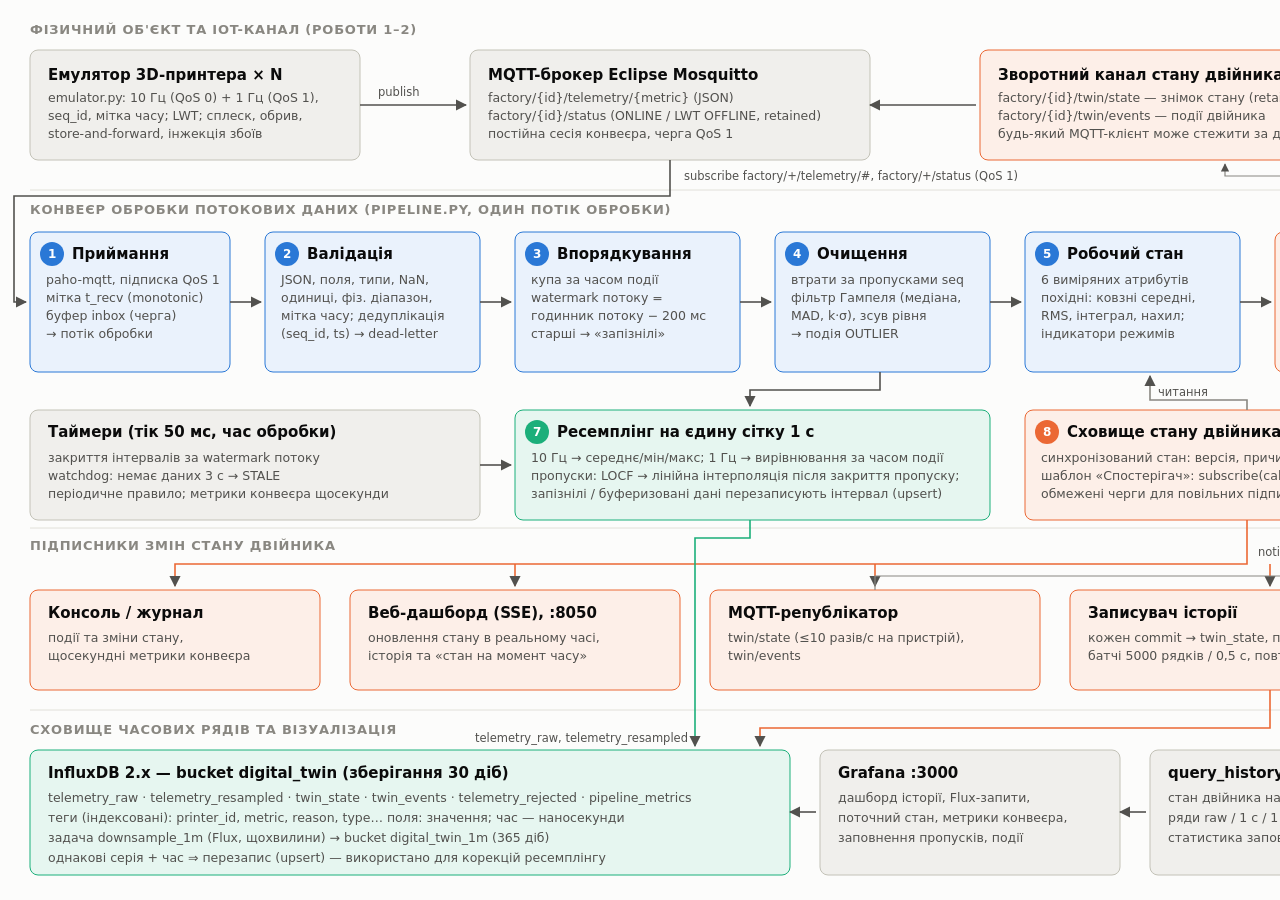
<file: report/diagram_pipeline.html>
<!doctype html>
<html lang="uk">
<head>
<meta charset="utf-8">
<title>Pipeline Diagram</title>
<style>
  :root { --bg: #fcfcfb; --ink: #0b0b0b; --ink2: #52514e; --muted: #898781; --line: #c3c2b7;
          --blue: #2a78d6; --blue-bg: #eaf2fc; --orange: #eb6834; --orange-bg: #fdefe8; --aqua: #1baf7a; --aqua-bg: #e6f6f0;
          --gray-bg: #f0efec; }
  body { margin: 0; background: var(--bg); font-family: "Segoe UI", system-ui, sans-serif; }
  svg { display: block; }
  .t { font-size: 15px; font-weight: 650; fill: var(--ink); }
  .s { font-size: 12.5px; fill: var(--ink2); }
  .h { font-size: 13px; font-weight: 700; fill: var(--muted); letter-spacing: .06em; text-transform: uppercase; }
  .n { font-size: 12px; font-weight: 700; fill: #fff; }
  .lbl { font-size: 11.5px; fill: var(--ink2); }
</style>
</head>
<body>
<svg id="d" width="1500" height="900" viewBox="0 0 1500 900" xmlns="http://www.w3.org/2000/svg">
  <defs>
    <marker id="a" viewBox="0 0 10 10" refX="9" refY="5" markerWidth="7" markerHeight="7" orient="auto-start-reverse">
      <path d="M0,0 L10,5 L0,10 z" fill="#52514e"/>
    </marker>
  </defs>
  <rect width="1500" height="900" fill="#fcfcfb"/>

  <!-- lanes -->
  <text class="h" x="30" y="34">Фізичний об'єкт та IoT-канал (роботи 1–2)</text>
  <text class="h" x="30" y="214">Конвеєр обробки потокових даних (pipeline.py, один потік обробки)</text>
  <text class="h" x="30" y="550">Підписники змін стану двійника</text>
  <text class="h" x="30" y="734">Сховище часових рядів та візуалізація</text>
  <line x1="30" y1="190" x2="1470" y2="190" stroke="#e1e0d9"/>
  <line x1="30" y1="528" x2="1470" y2="528" stroke="#e1e0d9"/>
  <line x1="30" y1="710" x2="1470" y2="710" stroke="#e1e0d9"/>

  <!-- IoT -->
  <rect x="30" y="50" width="330" height="110" rx="8" fill="#f0efec" stroke="#c3c2b7"/>
  <text class="t" x="48" y="80">Емулятор 3D-принтера × N</text>
  <text class="s" x="48" y="102">emulator.py: 10 Гц (QoS 0) + 1 Гц (QoS 1),</text>
  <text class="s" x="48" y="120">seq_id, мітка часу; LWT; сплеск, обрив,</text>
  <text class="s" x="48" y="138">store-and-forward, інжекція збоїв</text>
  <rect x="470" y="50" width="400" height="110" rx="8" fill="#f0efec" stroke="#c3c2b7"/>
  <text class="t" x="488" y="80">MQTT-брокер Eclipse Mosquitto</text>
  <text class="s" x="488" y="102">factory/{id}/telemetry/{metric}   (JSON)</text>
  <text class="s" x="488" y="120">factory/{id}/status   (ONLINE / LWT OFFLINE, retained)</text>
  <text class="s" x="488" y="138">постійна сесія конвеєра, черга QoS 1</text>
  <line x1="360" y1="105" x2="466" y2="105" stroke="#52514e" stroke-width="1.6" marker-end="url(#a)"/>
  <text class="lbl" x="378" y="96">publish</text>
  <rect x="980" y="50" width="490" height="110" rx="8" fill="#fdefe8" stroke="#eb6834"/>
  <text class="t" x="998" y="80">Зворотний канал стану двійника (MQTT)</text>
  <text class="s" x="998" y="102">factory/{id}/twin/state — знімок стану (retained)</text>
  <text class="s" x="998" y="120">factory/{id}/twin/events — події двійника</text>
  <text class="s" x="998" y="138">будь-який MQTT-клієнт може стежити за двійником</text>
  <line x1="870" y1="105" x2="976" y2="105" stroke="#52514e" stroke-width="1.6" marker-start="url(#a)"/>

  <!-- pipeline row 1 -->
  <g>
    <rect x="30" y="232" width="200" height="140" rx="8" fill="#eaf2fc" stroke="#2a78d6"/>
    <circle cx="52" cy="254" r="12" fill="#2a78d6"/><text class="n" x="48" y="258">1</text>
    <text class="t" x="72" y="259">Приймання</text>
    <text class="s" x="46" y="284">paho-mqtt, підписка QoS 1</text>
    <text class="s" x="46" y="302">мітка t_recv (monotonic)</text>
    <text class="s" x="46" y="320">буфер inbox (черга)</text>
    <text class="s" x="46" y="338">→ потік обробки</text>

    <rect x="265" y="232" width="215" height="140" rx="8" fill="#eaf2fc" stroke="#2a78d6"/>
    <circle cx="287" cy="254" r="12" fill="#2a78d6"/><text class="n" x="283" y="258">2</text>
    <text class="t" x="307" y="259">Валідація</text>
    <text class="s" x="281" y="284">JSON, поля, типи, NaN,</text>
    <text class="s" x="281" y="302">одиниці, фіз. діапазон,</text>
    <text class="s" x="281" y="320">мітка часу; дедуплікація</text>
    <text class="s" x="281" y="338">(seq_id, ts) → dead-letter</text>

    <rect x="515" y="232" width="225" height="140" rx="8" fill="#eaf2fc" stroke="#2a78d6"/>
    <circle cx="537" cy="254" r="12" fill="#2a78d6"/><text class="n" x="533" y="258">3</text>
    <text class="t" x="557" y="259">Впорядкування</text>
    <text class="s" x="531" y="284">купа за часом події</text>
    <text class="s" x="531" y="302">watermark потоку =</text>
    <text class="s" x="531" y="320">годинник потоку − 200 мс</text>
    <text class="s" x="531" y="338">старші → «запізнілі»</text>

    <rect x="775" y="232" width="215" height="140" rx="8" fill="#eaf2fc" stroke="#2a78d6"/>
    <circle cx="797" cy="254" r="12" fill="#2a78d6"/><text class="n" x="793" y="258">4</text>
    <text class="t" x="817" y="259">Очищення</text>
    <text class="s" x="791" y="284">втрати за пропусками seq</text>
    <text class="s" x="791" y="302">фільтр Гампеля (медіана,</text>
    <text class="s" x="791" y="320">MAD, k·σ), зсув рівня</text>
    <text class="s" x="791" y="338">→ подія OUTLIER</text>

    <rect x="1025" y="232" width="215" height="140" rx="8" fill="#eaf2fc" stroke="#2a78d6"/>
    <circle cx="1047" cy="254" r="12" fill="#2a78d6"/><text class="n" x="1043" y="258">5</text>
    <text class="t" x="1067" y="259">Робочий стан</text>
    <text class="s" x="1041" y="284">6 виміряних атрибутів</text>
    <text class="s" x="1041" y="302">похідні: ковзні середні,</text>
    <text class="s" x="1041" y="320">RMS, інтеграл, нахил;</text>
    <text class="s" x="1041" y="338">індикатори режимів</text>

    <rect x="1275" y="232" width="195" height="140" rx="8" fill="#fdefe8" stroke="#eb6834"/>
    <circle cx="1297" cy="254" r="12" fill="#eb6834"/><text class="n" x="1293" y="258">6</text>
    <text class="t" x="1317" y="259">Синхронізація</text>
    <text class="s" x="1291" y="284">PERIODIC: кожну 1 с</text>
    <text class="s" x="1291" y="302">EVENT: режим, тривога,</text>
    <text class="s" x="1291" y="320">зв'язок, викид</text>
    <text class="s" x="1291" y="338">THRESHOLD: |Δ| ≥ поріг</text>
  </g>
  <g stroke="#52514e" stroke-width="1.6" fill="none">
    <line x1="230" y1="302" x2="261" y2="302" marker-end="url(#a)"/>
    <line x1="480" y1="302" x2="511" y2="302" marker-end="url(#a)"/>
    <line x1="740" y1="302" x2="771" y2="302" marker-end="url(#a)"/>
    <line x1="990" y1="302" x2="1021" y2="302" marker-end="url(#a)"/>
    <line x1="1240" y1="302" x2="1271" y2="302" marker-end="url(#a)"/>
    <path d="M 670 160 L 670 196 L 14 196 L 14 302 L 26 302" marker-end="url(#a)"/>
  </g>
  <text class="lbl" x="684" y="180">subscribe factory/+/telemetry/#, factory/+/status (QoS 1)</text>

  <!-- pipeline row 2 -->
  <rect x="515" y="410" width="475" height="110" rx="8" fill="#e6f6f0" stroke="#1baf7a"/>
  <circle cx="537" cy="432" r="12" fill="#1baf7a"/><text class="n" x="533" y="436">7</text>
  <text class="t" x="557" y="437">Ресемплінг на єдину сітку 1 с</text>
  <text class="s" x="531" y="462">10 Гц → середнє/мін/макс; 1 Гц → вирівнювання за часом події</text>
  <text class="s" x="531" y="480">пропуски: LOCF → лінійна інтерполяція після закриття пропуску;</text>
  <text class="s" x="531" y="498">запізнілі / буферизовані дані перезаписують інтервал (upsert)</text>

  <rect x="1025" y="410" width="445" height="110" rx="8" fill="#fdefe8" stroke="#eb6834"/>
  <circle cx="1047" cy="432" r="12" fill="#eb6834"/><text class="n" x="1043" y="436">8</text>
  <text class="t" x="1067" y="437">Сховище стану двійника в пам'яті</text>
  <text class="s" x="1041" y="462">синхронізований стан: версія, причина, diff змін</text>
  <text class="s" x="1041" y="480">шаблон «Спостерігач»: subscribe(callback),</text>
  <text class="s" x="1041" y="498">обмежені черги для повільних підписників</text>

  <rect x="30" y="410" width="450" height="110" rx="8" fill="#f0efec" stroke="#c3c2b7"/>
  <text class="t" x="48" y="437">Таймери (тік 50 мс, час обробки)</text>
  <text class="s" x="48" y="462">закриття інтервалів за watermark потоку</text>
  <text class="s" x="48" y="480">watchdog: немає даних 3 с → STALE</text>
  <text class="s" x="48" y="498">періодичне правило; метрики конвеєра щосекунди</text>

  <g stroke="#52514e" stroke-width="1.6" fill="none">
    <path d="M 880 372 L 880 390 L 750 390 L 750 406" marker-end="url(#a)"/>
    <path d="M 1372 372 L 1372 406" marker-end="url(#a)"/>
    <path d="M 480 465 L 511 465" stroke-dasharray="0" marker-end="url(#a)"/>
    <path d="M 1247 410 L 1247 400 L 1150 400 L 1150 376" marker-end="url(#a)" stroke="#898781"/>
  </g>
  <text class="lbl" x="1158" y="396">читання</text>

  <!-- subscribers -->
  <g>
    <rect x="30" y="590" width="290" height="100" rx="8" fill="#fdefe8" stroke="#eb6834"/>
    <text class="t" x="48" y="618">Консоль / журнал</text>
    <text class="s" x="48" y="642">події та зміни стану,</text>
    <text class="s" x="48" y="660">щосекундні метрики конвеєра</text>
    <rect x="350" y="590" width="330" height="100" rx="8" fill="#fdefe8" stroke="#eb6834"/>
    <text class="t" x="368" y="618">Веб-дашборд (SSE), :8050</text>
    <text class="s" x="368" y="642">оновлення стану в реальному часі,</text>
    <text class="s" x="368" y="660">історія та «стан на момент часу»</text>
    <rect x="710" y="590" width="330" height="100" rx="8" fill="#fdefe8" stroke="#eb6834"/>
    <text class="t" x="728" y="618">MQTT-републікатор</text>
    <text class="s" x="728" y="642">twin/state (≤10 разів/с на пристрій),</text>
    <text class="s" x="728" y="660">twin/events</text>
    <rect x="1070" y="590" width="400" height="100" rx="8" fill="#fdefe8" stroke="#eb6834"/>
    <text class="t" x="1088" y="618">Записувач історії</text>
    <text class="s" x="1088" y="642">кожен commit → twin_state, події → twin_events;</text>
    <text class="s" x="1088" y="660">батчі 5000 рядків / 0,5 с, повтори з back-off</text>
  </g>
  <g stroke="#eb6834" stroke-width="1.6" fill="none">
    <path d="M 1247 520 L 1247 564 L 175 564 L 175 586" marker-end="url(#a)"/>
    <path d="M 515 564 L 515 586" marker-end="url(#a)"/>
    <path d="M 875 564 L 875 586" marker-end="url(#a)"/>
    <path d="M 1270 564 L 1270 586" marker-end="url(#a)"/>
    <path d="M 875 590 L 875 576 L 1488 576 L 1488 176 L 1225 176 L 1225 164" marker-end="url(#a)" stroke="#898781" stroke-width="1.2"/>
  </g>
  <text class="lbl" x="1258" y="556">notify(версія, причина, зміни, знімок)</text>

  <!-- storage -->
  <rect x="30" y="750" width="760" height="125" rx="8" fill="#e6f6f0" stroke="#1baf7a"/>
  <text class="t" x="48" y="778">InfluxDB 2.x — bucket digital_twin (зберігання 30 діб)</text>
  <text class="s" x="48" y="802">telemetry_raw · telemetry_resampled · twin_state · twin_events · telemetry_rejected · pipeline_metrics</text>
  <text class="s" x="48" y="822">теги (індексовані): printer_id, metric, reason, type…  поля: значення; час — наносекунди</text>
  <text class="s" x="48" y="842">задача downsample_1m (Flux, щохвилини) → bucket digital_twin_1m (365 діб)</text>
  <text class="s" x="48" y="862">однакові серія + час ⇒ перезапис (upsert) — використано для корекцій ресемплінгу</text>
  <rect x="820" y="750" width="300" height="125" rx="8" fill="#f0efec" stroke="#c3c2b7"/>
  <text class="t" x="838" y="778">Grafana :3000</text>
  <text class="s" x="838" y="802">дашборд історії, Flux-запити,</text>
  <text class="s" x="838" y="822">поточний стан, метрики конвеєра,</text>
  <text class="s" x="838" y="842">заповнення пропусків, події</text>
  <rect x="1150" y="750" width="320" height="125" rx="8" fill="#f0efec" stroke="#c3c2b7"/>
  <text class="t" x="1168" y="778">query_history.py / API</text>
  <text class="s" x="1168" y="802">стан двійника на момент часу,</text>
  <text class="s" x="1168" y="822">ряди raw / 1 с / 1 хв, події,</text>
  <text class="s" x="1168" y="842">статистика заповнення пропусків</text>
  <g stroke="#52514e" stroke-width="1.6" fill="none">
    <path d="M 750 520 L 750 538 L 695 538 L 695 746" marker-end="url(#a)" stroke="#1baf7a"/>
    <path d="M 1270 690 L 1270 728 L 760 728 L 760 746" marker-end="url(#a)" stroke="#eb6834"/>
    <path d="M 790 812 L 816 812" marker-start="url(#a)"/>
    <path d="M 1120 812 L 1146 812" marker-start="url(#a)"/>
  </g>
  <text class="lbl" x="688" y="742" text-anchor="end">telemetry_raw, telemetry_resampled</text>
</svg>
</body>
</html>
</file>
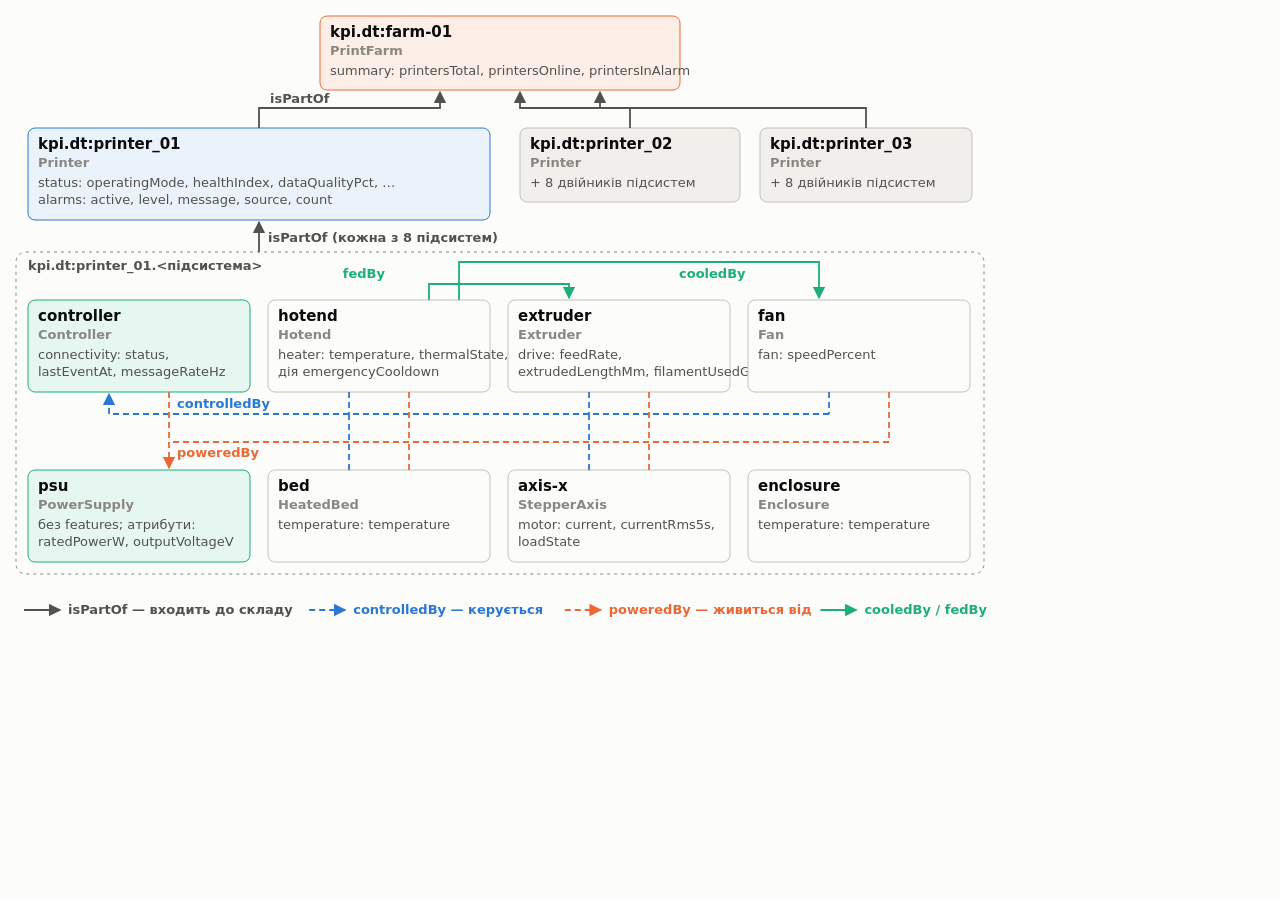
<file: report/lab4/diagram_graph.html>
<!doctype html>
<html lang="uk"><head><meta charset="utf-8"><title>Twin Graph</title>
<style>
  body { margin: 0; background: #fcfcfb; font-family: "Segoe UI", system-ui, sans-serif; }
  svg { display: block; }
  .t { font-size: 15px; font-weight: 650; fill: #0b0b0b; }
  .k { font-size: 13px; font-weight: 600; fill: #898781; }
  .s { font-size: 13px; fill: #52514e; }
  .lbl { font-size: 13px; font-weight: 600; }
</style></head><body>
<!-- generated by gen_graph_svg.py: twin graph of printer_01 in Eclipse Ditto -->
<svg width="1000" height="640" viewBox="0 0 1000 640" xmlns="http://www.w3.org/2000/svg">
<defs><marker id="gray" viewBox="0 0 10 10" refX="9" refY="5" markerWidth="7" markerHeight="7" orient="auto-start-reverse"><path d="M0,0 L10,5 L0,10 z" fill="#52514e"/></marker><marker id="blue" viewBox="0 0 10 10" refX="9" refY="5" markerWidth="7" markerHeight="7" orient="auto-start-reverse"><path d="M0,0 L10,5 L0,10 z" fill="#2a78d6"/></marker><marker id="orange" viewBox="0 0 10 10" refX="9" refY="5" markerWidth="7" markerHeight="7" orient="auto-start-reverse"><path d="M0,0 L10,5 L0,10 z" fill="#eb6834"/></marker><marker id="aqua" viewBox="0 0 10 10" refX="9" refY="5" markerWidth="7" markerHeight="7" orient="auto-start-reverse"><path d="M0,0 L10,5 L0,10 z" fill="#1baf7a"/></marker></defs>
<rect width="1000" height="640" fill="#fcfcfb"/>
<rect x="320" y="16" width="360" height="74" rx="7" fill="#fdefe8" stroke="#eb6834"/>
<text class="t" x="330" y="37">kpi.dt:farm-01</text>
<text class="k" x="330" y="55">PrintFarm</text>
<text class="s" x="330" y="75">summary: printersTotal, printersOnline, printersInAlarm</text>
<rect x="28" y="128" width="462" height="92" rx="7" fill="#eaf2fc" stroke="#2a78d6"/>
<text class="t" x="38" y="149">kpi.dt:printer_01</text>
<text class="k" x="38" y="167">Printer</text>
<text class="s" x="38" y="187">status: operatingMode, healthIndex, dataQualityPct, …</text>
<text class="s" x="38" y="204">alarms: active, level, message, source, count</text>
<rect x="520" y="128" width="220" height="74" rx="7" fill="#f0efec" stroke="#c3c2b7"/>
<text class="t" x="530" y="149">kpi.dt:printer_02</text>
<text class="k" x="530" y="167">Printer</text>
<text class="s" x="530" y="187">+ 8 двійників підсистем</text>
<rect x="760" y="128" width="212" height="74" rx="7" fill="#f0efec" stroke="#c3c2b7"/>
<text class="t" x="770" y="149">kpi.dt:printer_03</text>
<text class="k" x="770" y="167">Printer</text>
<text class="s" x="770" y="187">+ 8 двійників підсистем</text>
<path d="M 259.0 128.0 L 259.0 108.0 L 440.0 108.0 L 440.0 92.0" fill="none" stroke="#52514e" stroke-width="1.8" marker-end="url(#gray)"/>
<path d="M 630.0 128.0 L 630.0 108.0 L 520.0 108.0 L 520.0 92.0" fill="none" stroke="#52514e" stroke-width="1.8" marker-end="url(#gray)"/>
<path d="M 866.0 128.0 L 866.0 108.0 L 600.0 108.0 L 600.0 92.0" fill="none" stroke="#52514e" stroke-width="1.8" marker-end="url(#gray)"/>
<text class="lbl" x="270" y="103" fill="#52514e" text-anchor="start">isPartOf</text>
<rect x="16" y="252" width="968" height="322" rx="10" fill="none" stroke="#898781" stroke-dasharray="3 4"/>
<text class="lbl" x="28" y="270" fill="#52514e" text-anchor="start">kpi.dt:printer_01.<підсистема></text>
<path d="M 259.0 252.0 L 259.0 222.0" fill="none" stroke="#52514e" stroke-width="1.8" marker-end="url(#gray)"/>
<text class="lbl" x="268" y="242" fill="#52514e" text-anchor="start">isPartOf (кожна з 8 підсистем)</text>
<rect x="28" y="300" width="222" height="92" rx="7" fill="#e6f6f0" stroke="#1baf7a"/>
<text class="t" x="38" y="321">controller</text>
<text class="k" x="38" y="339">Controller</text>
<text class="s" x="38" y="359">connectivity: status,</text>
<text class="s" x="38" y="376">lastEventAt, messageRateHz</text>
<rect x="268" y="300" width="222" height="92" rx="7" fill="#fcfcfb" stroke="#c3c2b7"/>
<text class="t" x="278" y="321">hotend</text>
<text class="k" x="278" y="339">Hotend</text>
<text class="s" x="278" y="359">heater: temperature, thermalState,</text>
<text class="s" x="278" y="376">дія emergencyCooldown</text>
<rect x="508" y="300" width="222" height="92" rx="7" fill="#fcfcfb" stroke="#c3c2b7"/>
<text class="t" x="518" y="321">extruder</text>
<text class="k" x="518" y="339">Extruder</text>
<text class="s" x="518" y="359">drive: feedRate,</text>
<text class="s" x="518" y="376">extrudedLengthMm, filamentUsedG</text>
<rect x="748" y="300" width="222" height="92" rx="7" fill="#fcfcfb" stroke="#c3c2b7"/>
<text class="t" x="758" y="321">fan</text>
<text class="k" x="758" y="339">Fan</text>
<text class="s" x="758" y="359">fan: speedPercent</text>
<rect x="28" y="470" width="222" height="92" rx="7" fill="#e6f6f0" stroke="#1baf7a"/>
<text class="t" x="38" y="491">psu</text>
<text class="k" x="38" y="509">PowerSupply</text>
<text class="s" x="38" y="529">без features; атрибути:</text>
<text class="s" x="38" y="546">ratedPowerW, outputVoltageV</text>
<rect x="268" y="470" width="222" height="92" rx="7" fill="#fcfcfb" stroke="#c3c2b7"/>
<text class="t" x="278" y="491">bed</text>
<text class="k" x="278" y="509">HeatedBed</text>
<text class="s" x="278" y="529">temperature: temperature</text>
<rect x="508" y="470" width="222" height="92" rx="7" fill="#fcfcfb" stroke="#c3c2b7"/>
<text class="t" x="518" y="491">axis-x</text>
<text class="k" x="518" y="509">StepperAxis</text>
<text class="s" x="518" y="529">motor: current, currentRms5s,</text>
<text class="s" x="518" y="546">loadState</text>
<rect x="748" y="470" width="222" height="92" rx="7" fill="#fcfcfb" stroke="#c3c2b7"/>
<text class="t" x="758" y="491">enclosure</text>
<text class="k" x="758" y="509">Enclosure</text>
<text class="s" x="758" y="529">temperature: temperature</text>
<path d="M 829.0 414.0 L 109.0 414.0 L 109.0 394.0" fill="none" stroke="#2a78d6" stroke-width="1.8" stroke-dasharray="6 4" marker-end="url(#blue)"/>
<path d="M 349.0 392.0 L 349.0 414.0" fill="none" stroke="#2a78d6" stroke-width="1.8" stroke-dasharray="6 4"/>
<path d="M 589.0 392.0 L 589.0 414.0" fill="none" stroke="#2a78d6" stroke-width="1.8" stroke-dasharray="6 4"/>
<path d="M 829.0 392.0 L 829.0 414.0" fill="none" stroke="#2a78d6" stroke-width="1.8" stroke-dasharray="6 4"/>
<path d="M 349.0 470.0 L 349.0 414.0" fill="none" stroke="#2a78d6" stroke-width="1.8" stroke-dasharray="6 4"/>
<path d="M 589.0 470.0 L 589.0 414.0" fill="none" stroke="#2a78d6" stroke-width="1.8" stroke-dasharray="6 4"/>
<text class="lbl" x="177.0" y="408" fill="#2a78d6" text-anchor="start">controlledBy</text>
<path d="M 889.0 442.0 L 169.0 442.0 L 169.0 468.0" fill="none" stroke="#eb6834" stroke-width="1.8" stroke-dasharray="6 4" marker-end="url(#orange)"/>
<path d="M 169.0 392.0 L 169.0 442.0" fill="none" stroke="#eb6834" stroke-width="1.8" stroke-dasharray="6 4"/>
<path d="M 409.0 392.0 L 409.0 442.0" fill="none" stroke="#eb6834" stroke-width="1.8" stroke-dasharray="6 4"/>
<path d="M 649.0 392.0 L 649.0 442.0" fill="none" stroke="#eb6834" stroke-width="1.8" stroke-dasharray="6 4"/>
<path d="M 889.0 392.0 L 889.0 442.0" fill="none" stroke="#eb6834" stroke-width="1.8" stroke-dasharray="6 4"/>
<path d="M 409.0 470.0 L 409.0 442.0" fill="none" stroke="#eb6834" stroke-width="1.8" stroke-dasharray="6 4"/>
<path d="M 649.0 470.0 L 649.0 442.0" fill="none" stroke="#eb6834" stroke-width="1.8" stroke-dasharray="6 4"/>
<text class="lbl" x="177.0" y="457" fill="#eb6834" text-anchor="start">poweredBy</text>
<path d="M 429.0 300.0 L 429.0 284.0 L 569.0 284.0 L 569.0 298.0" fill="none" stroke="#1baf7a" stroke-width="1.8" marker-end="url(#aqua)"/>
<text class="lbl" x="385.0" y="278" fill="#1baf7a" text-anchor="end">fedBy</text>
<path d="M 459.0 300.0 L 459.0 262.0 L 819.0 262.0 L 819.0 298.0" fill="none" stroke="#1baf7a" stroke-width="1.8" marker-end="url(#aqua)"/>
<text class="lbl" x="679.0" y="278" fill="#1baf7a" text-anchor="start">cooledBy</text>
<path d="M 24.0 610.0 L 60.0 610.0" fill="none" stroke="#52514e" stroke-width="1.8" marker-end="url(#gray)"/>
<text class="lbl" x="68" y="614" fill="#52514e" text-anchor="start">isPartOf — входить до складу</text>
<path d="M 309.2 610.0 L 345.2 610.0" fill="none" stroke="#2a78d6" stroke-width="1.8" stroke-dasharray="6 4" marker-end="url(#blue)"/>
<text class="lbl" x="353.20000000000005" y="614" fill="#2a78d6" text-anchor="start">controlledBy — керується</text>
<path d="M 564.8 610.0 L 600.8 610.0" fill="none" stroke="#eb6834" stroke-width="1.8" stroke-dasharray="6 4" marker-end="url(#orange)"/>
<text class="lbl" x="608.8000000000001" y="614" fill="#eb6834" text-anchor="start">poweredBy — живиться від</text>
<path d="M 820.4 610.0 L 856.4 610.0" fill="none" stroke="#1baf7a" stroke-width="1.8" marker-end="url(#aqua)"/>
<text class="lbl" x="864.4000000000001" y="614" fill="#1baf7a" text-anchor="start">cooledBy / fedBy</text>
</svg></body></html>
</file>
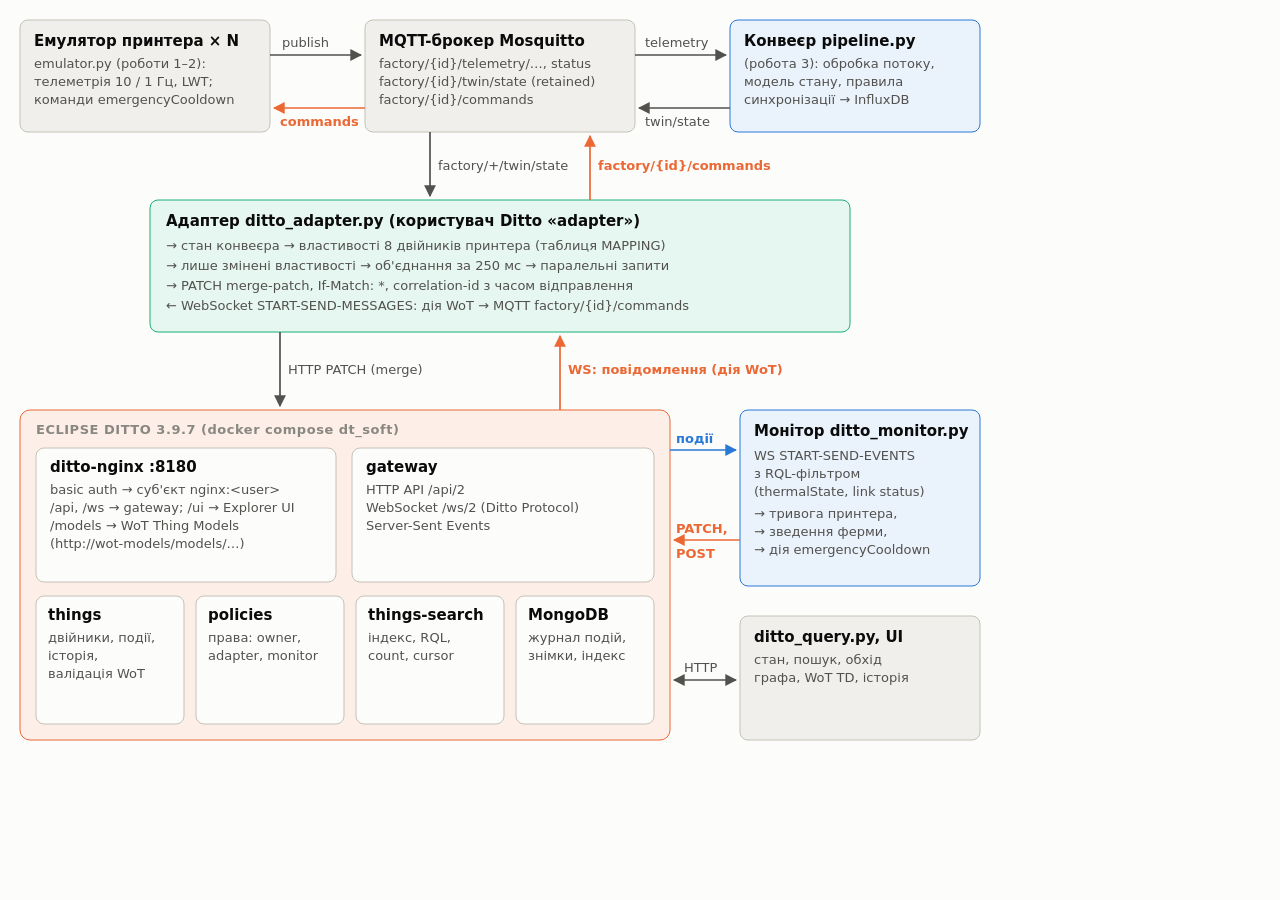
<file: report/lab4/diagram_integration.html>
<!doctype html>
<html lang="uk">
<head>
<meta charset="utf-8">
<title>Ditto Integration</title>
<style>
  body { margin: 0; background: #fcfcfb; font-family: "Segoe UI", system-ui, sans-serif; }
  svg { display: block; }
  .t { font-size: 15px; font-weight: 650; fill: #0b0b0b; }
  .s { font-size: 13px; fill: #52514e; }
  .h { font-size: 13px; font-weight: 700; fill: #898781; letter-spacing: .04em; }
  .lbl { font-size: 13px; fill: #52514e; }
  .lb { font-size: 13px; font-weight: 600; }
</style>
</head>
<body>
<!-- integration of the lab 3 pipeline with Eclipse Ditto (lab 4), sized for an A4 page -->
<svg width="1000" height="760" viewBox="0 0 1000 760" xmlns="http://www.w3.org/2000/svg">
  <defs>
    <marker id="a" viewBox="0 0 10 10" refX="9" refY="5" markerWidth="7" markerHeight="7" orient="auto-start-reverse"><path d="M0,0 L10,5 L0,10 z" fill="#52514e"/></marker>
    <marker id="b" viewBox="0 0 10 10" refX="9" refY="5" markerWidth="7" markerHeight="7" orient="auto-start-reverse"><path d="M0,0 L10,5 L0,10 z" fill="#2a78d6"/></marker>
    <marker id="o" viewBox="0 0 10 10" refX="9" refY="5" markerWidth="7" markerHeight="7" orient="auto-start-reverse"><path d="M0,0 L10,5 L0,10 z" fill="#eb6834"/></marker>
  </defs>
  <rect width="1000" height="760" fill="#fcfcfb"/>

  <!-- row 1: labs 1-3 -->
  <rect x="20" y="20" width="250" height="112" rx="8" fill="#f0efec" stroke="#c3c2b7"/>
  <text class="t" x="34" y="46">Емулятор принтера × N</text>
  <text class="s" x="34" y="68">emulator.py (роботи 1–2):</text>
  <text class="s" x="34" y="86">телеметрія 10 / 1 Гц, LWT;</text>
  <text class="s" x="34" y="104">команди emergencyCooldown</text>

  <rect x="365" y="20" width="270" height="112" rx="8" fill="#f0efec" stroke="#c3c2b7"/>
  <text class="t" x="379" y="46">MQTT-брокер Mosquitto</text>
  <text class="s" x="379" y="68">factory/{id}/telemetry/…, status</text>
  <text class="s" x="379" y="86">factory/{id}/twin/state (retained)</text>
  <text class="s" x="379" y="104">factory/{id}/commands</text>

  <rect x="730" y="20" width="250" height="112" rx="8" fill="#eaf2fc" stroke="#2a78d6"/>
  <text class="t" x="744" y="46">Конвеєр pipeline.py</text>
  <text class="s" x="744" y="68">(робота 3): обробка потоку,</text>
  <text class="s" x="744" y="86">модель стану, правила</text>
  <text class="s" x="744" y="104">синхронізації → InfluxDB</text>

  <line x1="270" y1="55" x2="361" y2="55" stroke="#52514e" stroke-width="1.7" marker-end="url(#a)"/>
  <text class="lbl" x="282" y="47">publish</text>
  <line x1="365" y1="108" x2="274" y2="108" stroke="#eb6834" stroke-width="1.7" marker-end="url(#o)"/>
  <text class="lb" x="280" y="126" fill="#eb6834">commands</text>
  <line x1="635" y1="55" x2="726" y2="55" stroke="#52514e" stroke-width="1.7" marker-end="url(#a)"/>
  <text class="lbl" x="645" y="47">telemetry</text>
  <line x1="730" y1="108" x2="639" y2="108" stroke="#52514e" stroke-width="1.7" marker-end="url(#a)"/>
  <text class="lbl" x="645" y="126">twin/state</text>

  <!-- row 2: adapter -->
  <rect x="150" y="200" width="700" height="132" rx="8" fill="#e6f6f0" stroke="#1baf7a"/>
  <text class="t" x="166" y="226">Адаптер ditto_adapter.py (користувач Ditto «adapter»)</text>
  <text class="s" x="166" y="250">→ стан конвеєра → властивості 8 двійників принтера (таблиця MAPPING)</text>
  <text class="s" x="166" y="270">→ лише змінені властивості → об'єднання за 250 мс → паралельні запити</text>
  <text class="s" x="166" y="290">→ PATCH merge-patch, If-Match: *, correlation-id з часом відправлення</text>
  <text class="s" x="166" y="310">← WebSocket START-SEND-MESSAGES: дія WoT → MQTT factory/{id}/commands</text>

  <line x1="430" y1="132" x2="430" y2="196" stroke="#52514e" stroke-width="1.7" marker-end="url(#a)"/>
  <text class="lbl" x="438" y="170">factory/+/twin/state</text>
  <line x1="590" y1="200" x2="590" y2="136" stroke="#eb6834" stroke-width="1.7" marker-end="url(#o)"/>
  <text class="lb" x="598" y="170" fill="#eb6834">factory/{id}/commands</text>

  <!-- row 3: ditto -->
  <rect x="20" y="410" width="650" height="330" rx="10" fill="#fdefe8" stroke="#eb6834"/>
  <text class="h" x="36" y="434">ECLIPSE DITTO 3.9.7 (docker compose dt_soft)</text>
  <rect x="36" y="448" width="300" height="134" rx="8" fill="#fcfcfb" stroke="#c3c2b7"/>
  <text class="t" x="50" y="472">ditto-nginx :8180</text>
  <text class="s" x="50" y="494">basic auth → суб'єкт nginx:&lt;user&gt;</text>
  <text class="s" x="50" y="512">/api, /ws → gateway; /ui → Explorer UI</text>
  <text class="s" x="50" y="530">/models → WoT Thing Models</text>
  <text class="s" x="50" y="548">(http://wot-models/models/…)</text>
  <rect x="352" y="448" width="302" height="134" rx="8" fill="#fcfcfb" stroke="#c3c2b7"/>
  <text class="t" x="366" y="472">gateway</text>
  <text class="s" x="366" y="494">HTTP API /api/2</text>
  <text class="s" x="366" y="512">WebSocket /ws/2 (Ditto Protocol)</text>
  <text class="s" x="366" y="530">Server-Sent Events</text>
  <rect x="36" y="596" width="148" height="128" rx="8" fill="#fcfcfb" stroke="#c3c2b7"/>
  <text class="t" x="48" y="620">things</text>
  <text class="s" x="48" y="642">двійники, події,</text>
  <text class="s" x="48" y="660">історія,</text>
  <text class="s" x="48" y="678">валідація WoT</text>
  <rect x="196" y="596" width="148" height="128" rx="8" fill="#fcfcfb" stroke="#c3c2b7"/>
  <text class="t" x="208" y="620">policies</text>
  <text class="s" x="208" y="642">права: owner,</text>
  <text class="s" x="208" y="660">adapter, monitor</text>
  <rect x="356" y="596" width="148" height="128" rx="8" fill="#fcfcfb" stroke="#c3c2b7"/>
  <text class="t" x="368" y="620">things-search</text>
  <text class="s" x="368" y="642">індекс, RQL,</text>
  <text class="s" x="368" y="660">count, cursor</text>
  <rect x="516" y="596" width="138" height="128" rx="8" fill="#fcfcfb" stroke="#c3c2b7"/>
  <text class="t" x="528" y="620">MongoDB</text>
  <text class="s" x="528" y="642">журнал подій,</text>
  <text class="s" x="528" y="660">знімки, індекс</text>

  <line x1="280" y1="332" x2="280" y2="406" stroke="#52514e" stroke-width="1.7" marker-end="url(#a)"/>
  <text class="lbl" x="288" y="374">HTTP PATCH (merge)</text>
  <line x1="560" y1="410" x2="560" y2="336" stroke="#eb6834" stroke-width="1.7" marker-end="url(#o)"/>
  <text class="lb" x="568" y="374" fill="#eb6834">WS: повідомлення (дія WoT)</text>

  <!-- consumers -->
  <rect x="740" y="410" width="240" height="176" rx="8" fill="#eaf2fc" stroke="#2a78d6"/>
  <text class="t" x="754" y="436">Монітор ditto_monitor.py</text>
  <text class="s" x="754" y="460">WS START-SEND-EVENTS</text>
  <text class="s" x="754" y="478">з RQL-фільтром</text>
  <text class="s" x="754" y="496">(thermalState, link status)</text>
  <text class="s" x="754" y="518">→ тривога принтера,</text>
  <text class="s" x="754" y="536">→ зведення ферми,</text>
  <text class="s" x="754" y="554">→ дія emergencyCooldown</text>
  <rect x="740" y="616" width="240" height="124" rx="8" fill="#f0efec" stroke="#c3c2b7"/>
  <text class="t" x="754" y="642">ditto_query.py, UI</text>
  <text class="s" x="754" y="664">стан, пошук, обхід</text>
  <text class="s" x="754" y="682">графа, WoT TD, історія</text>

  <line x1="670" y1="450" x2="736" y2="450" stroke="#2a78d6" stroke-width="1.7" marker-end="url(#b)"/>
  <text class="lb" x="676" y="443" fill="#2a78d6">події</text>
  <line x1="740" y1="540" x2="674" y2="540" stroke="#eb6834" stroke-width="1.7" marker-end="url(#o)"/>
  <text class="lb" x="676" y="533" fill="#eb6834">PATCH,</text>
  <text class="lb" x="676" y="558" fill="#eb6834">POST</text>
  <line x1="674" y1="680" x2="736" y2="680" stroke="#52514e" stroke-width="1.7" marker-start="url(#a)" marker-end="url(#a)"/>
  <text class="lbl" x="684" y="672">HTTP</text>
</svg>
</body>
</html>
</file>
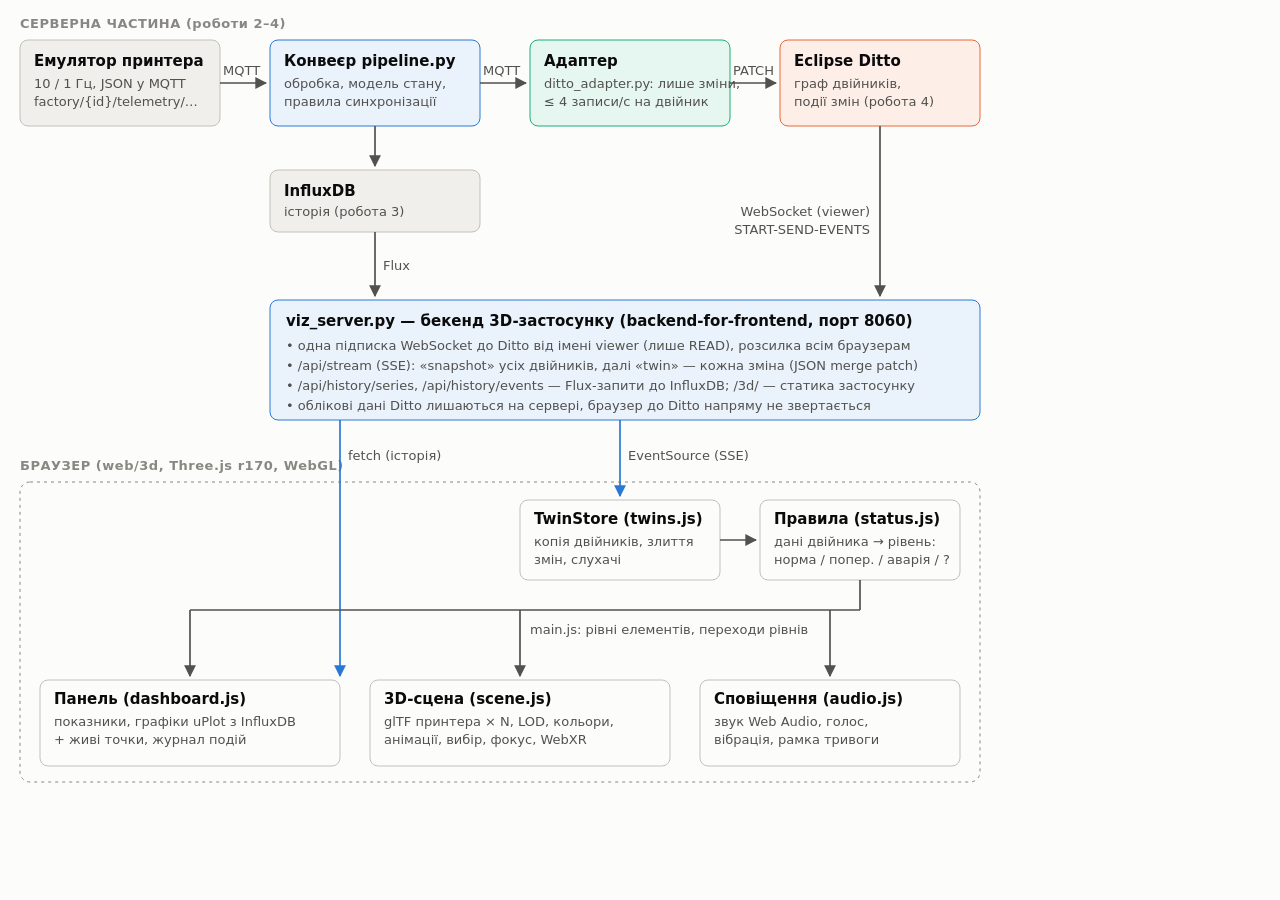
<file: report/lab5/diagram_dataflow.html>
<!doctype html>
<html lang="uk">
<head>
<meta charset="utf-8">
<title>3D Data Flow</title>
<style>
  body { margin: 0; background: #fcfcfb; font-family: "Segoe UI", system-ui, sans-serif; }
  svg { display: block; }
  .t { font-size: 15px; font-weight: 650; fill: #0b0b0b; }
  .s { font-size: 13px; fill: #52514e; }
  .lbl { font-size: 13px; fill: #52514e; }
  .h { font-size: 13px; font-weight: 700; fill: #898781; letter-spacing: .04em; }
</style>
</head>
<body>
<!-- data flow from the telemetry source to the 3D scene (lab 5), sized for an A4 page -->
<svg width="1000" height="800" viewBox="0 0 1000 800" xmlns="http://www.w3.org/2000/svg">
  <defs>
    <marker id="a" viewBox="0 0 10 10" refX="9" refY="5" markerWidth="7" markerHeight="7" orient="auto-start-reverse"><path d="M0,0 L10,5 L0,10 z" fill="#52514e"/></marker>
    <marker id="b" viewBox="0 0 10 10" refX="9" refY="5" markerWidth="7" markerHeight="7" orient="auto-start-reverse"><path d="M0,0 L10,5 L0,10 z" fill="#2a78d6"/></marker>
  </defs>
  <rect width="1000" height="800" fill="#fcfcfb"/>

  <!-- server side -->
  <text class="h" x="20" y="28">СЕРВЕРНА ЧАСТИНА (роботи 2–4)</text>
  <rect x="20" y="40" width="200" height="86" rx="8" fill="#f0efec" stroke="#c3c2b7"/>
  <text class="t" x="34" y="66">Емулятор принтера</text>
  <text class="s" x="34" y="88">10 / 1 Гц, JSON у MQTT</text>
  <text class="s" x="34" y="106">factory/{id}/telemetry/…</text>

  <rect x="270" y="40" width="210" height="86" rx="8" fill="#eaf2fc" stroke="#2a78d6"/>
  <text class="t" x="284" y="66">Конвеєр pipeline.py</text>
  <text class="s" x="284" y="88">обробка, модель стану,</text>
  <text class="s" x="284" y="106">правила синхронізації</text>

  <rect x="530" y="40" width="200" height="86" rx="8" fill="#e6f6f0" stroke="#1baf7a"/>
  <text class="t" x="544" y="66">Адаптер</text>
  <text class="s" x="544" y="88">ditto_adapter.py: лише зміни,</text>
  <text class="s" x="544" y="106">≤ 4 записи/с на двійник</text>

  <rect x="780" y="40" width="200" height="86" rx="8" fill="#fdefe8" stroke="#eb6834"/>
  <text class="t" x="794" y="66">Eclipse Ditto</text>
  <text class="s" x="794" y="88">граф двійників,</text>
  <text class="s" x="794" y="106">події змін (робота 4)</text>

  <rect x="270" y="170" width="210" height="62" rx="8" fill="#f0efec" stroke="#c3c2b7"/>
  <text class="t" x="284" y="196">InfluxDB</text>
  <text class="s" x="284" y="216">історія (робота 3)</text>

  <line x1="220" y1="83" x2="266" y2="83" stroke="#52514e" stroke-width="1.7" marker-end="url(#a)"/>
  <text class="lbl" x="223" y="75">MQTT</text>
  <line x1="480" y1="83" x2="526" y2="83" stroke="#52514e" stroke-width="1.7" marker-end="url(#a)"/>
  <text class="lbl" x="483" y="75">MQTT</text>
  <line x1="730" y1="83" x2="776" y2="83" stroke="#52514e" stroke-width="1.7" marker-end="url(#a)"/>
  <text class="lbl" x="733" y="75">PATCH</text>
  <line x1="375" y1="126" x2="375" y2="166" stroke="#52514e" stroke-width="1.7" marker-end="url(#a)"/>

  <!-- backend for frontend -->
  <rect x="270" y="300" width="710" height="120" rx="8" fill="#eaf2fc" stroke="#2a78d6"/>
  <text class="t" x="286" y="326">viz_server.py — бекенд 3D-застосунку (backend-for-frontend, порт 8060)</text>
  <text class="s" x="286" y="350">• одна підписка WebSocket до Ditto від імені viewer (лише READ), розсилка всім браузерам</text>
  <text class="s" x="286" y="370">• /api/stream (SSE): «snapshot» усіх двійників, далі «twin» — кожна зміна (JSON merge patch)</text>
  <text class="s" x="286" y="390">• /api/history/series, /api/history/events — Flux-запити до InfluxDB; /3d/ — статика застосунку</text>
  <text class="s" x="286" y="410">• облікові дані Ditto лишаються на сервері, браузер до Ditto напряму не звертається</text>
  <line x1="880" y1="126" x2="880" y2="296" stroke="#52514e" stroke-width="1.7" marker-end="url(#a)"/>
  <text class="lbl" x="870" y="216" text-anchor="end">WebSocket (viewer)</text>
  <text class="lbl" x="870" y="234" text-anchor="end">START-SEND-EVENTS</text>
  <line x1="375" y1="232" x2="375" y2="296" stroke="#52514e" stroke-width="1.7" marker-end="url(#a)"/>
  <text class="lbl" x="383" y="270">Flux</text>

  <!-- browser -->
  <text class="h" x="20" y="470">БРАУЗЕР (web/3d, Three.js r170, WebGL)</text>
  <rect x="20" y="482" width="960" height="300" rx="10" fill="none" stroke="#898781" stroke-dasharray="3 4"/>
  <line x1="620" y1="420" x2="620" y2="496" stroke="#2a78d6" stroke-width="1.7" marker-end="url(#b)"/>
  <text class="lbl" x="628" y="460" fill="#2a78d6">EventSource (SSE)</text>
  <line x1="340" y1="420" x2="340" y2="676" stroke="#2a78d6" stroke-width="1.7" marker-end="url(#b)"/>
  <text class="lbl" x="348" y="460" fill="#2a78d6">fetch (історія)</text>

  <rect x="520" y="500" width="200" height="80" rx="8" fill="#fcfcfb" stroke="#c3c2b7"/>
  <text class="t" x="534" y="524">TwinStore (twins.js)</text>
  <text class="s" x="534" y="546">копія двійників, злиття</text>
  <text class="s" x="534" y="564">змін, слухачі</text>
  <rect x="760" y="500" width="200" height="80" rx="8" fill="#fcfcfb" stroke="#c3c2b7"/>
  <text class="t" x="774" y="524">Правила (status.js)</text>
  <text class="s" x="774" y="546">дані двійника → рівень:</text>
  <text class="s" x="774" y="564">норма / попер. / аварія / ?</text>
  <line x1="720" y1="540" x2="756" y2="540" stroke="#52514e" stroke-width="1.7" marker-end="url(#a)"/>

  <rect x="40" y="680" width="300" height="86" rx="8" fill="#fcfcfb" stroke="#c3c2b7"/>
  <text class="t" x="54" y="704">Панель (dashboard.js)</text>
  <text class="s" x="54" y="726">показники, графіки uPlot з InfluxDB</text>
  <text class="s" x="54" y="744">+ живі точки, журнал подій</text>
  <rect x="370" y="680" width="300" height="86" rx="8" fill="#fcfcfb" stroke="#c3c2b7"/>
  <text class="t" x="384" y="704">3D-сцена (scene.js)</text>
  <text class="s" x="384" y="726">glTF принтера × N, LOD, кольори,</text>
  <text class="s" x="384" y="744">анімації, вибір, фокус, WebXR</text>
  <rect x="700" y="680" width="260" height="86" rx="8" fill="#fcfcfb" stroke="#c3c2b7"/>
  <text class="t" x="714" y="704">Сповіщення (audio.js)</text>
  <text class="s" x="714" y="726">звук Web Audio, голос,</text>
  <text class="s" x="714" y="744">вібрація, рамка тривоги</text>

  <line x1="860" y1="580" x2="860" y2="610" stroke="#52514e" stroke-width="1.7"/>
  <line x1="190" y1="610" x2="860" y2="610" stroke="#52514e" stroke-width="1.7"/>
  <line x1="190" y1="610" x2="190" y2="676" stroke="#52514e" stroke-width="1.7" marker-end="url(#a)"/>
  <line x1="520" y1="610" x2="520" y2="676" stroke="#52514e" stroke-width="1.7" marker-end="url(#a)"/>
  <line x1="830" y1="610" x2="830" y2="676" stroke="#52514e" stroke-width="1.7" marker-end="url(#a)"/>
  <text class="lbl" x="530" y="634">main.js: рівні елементів, переходи рівнів</text>
</svg>
</body>
</html>
</file>
